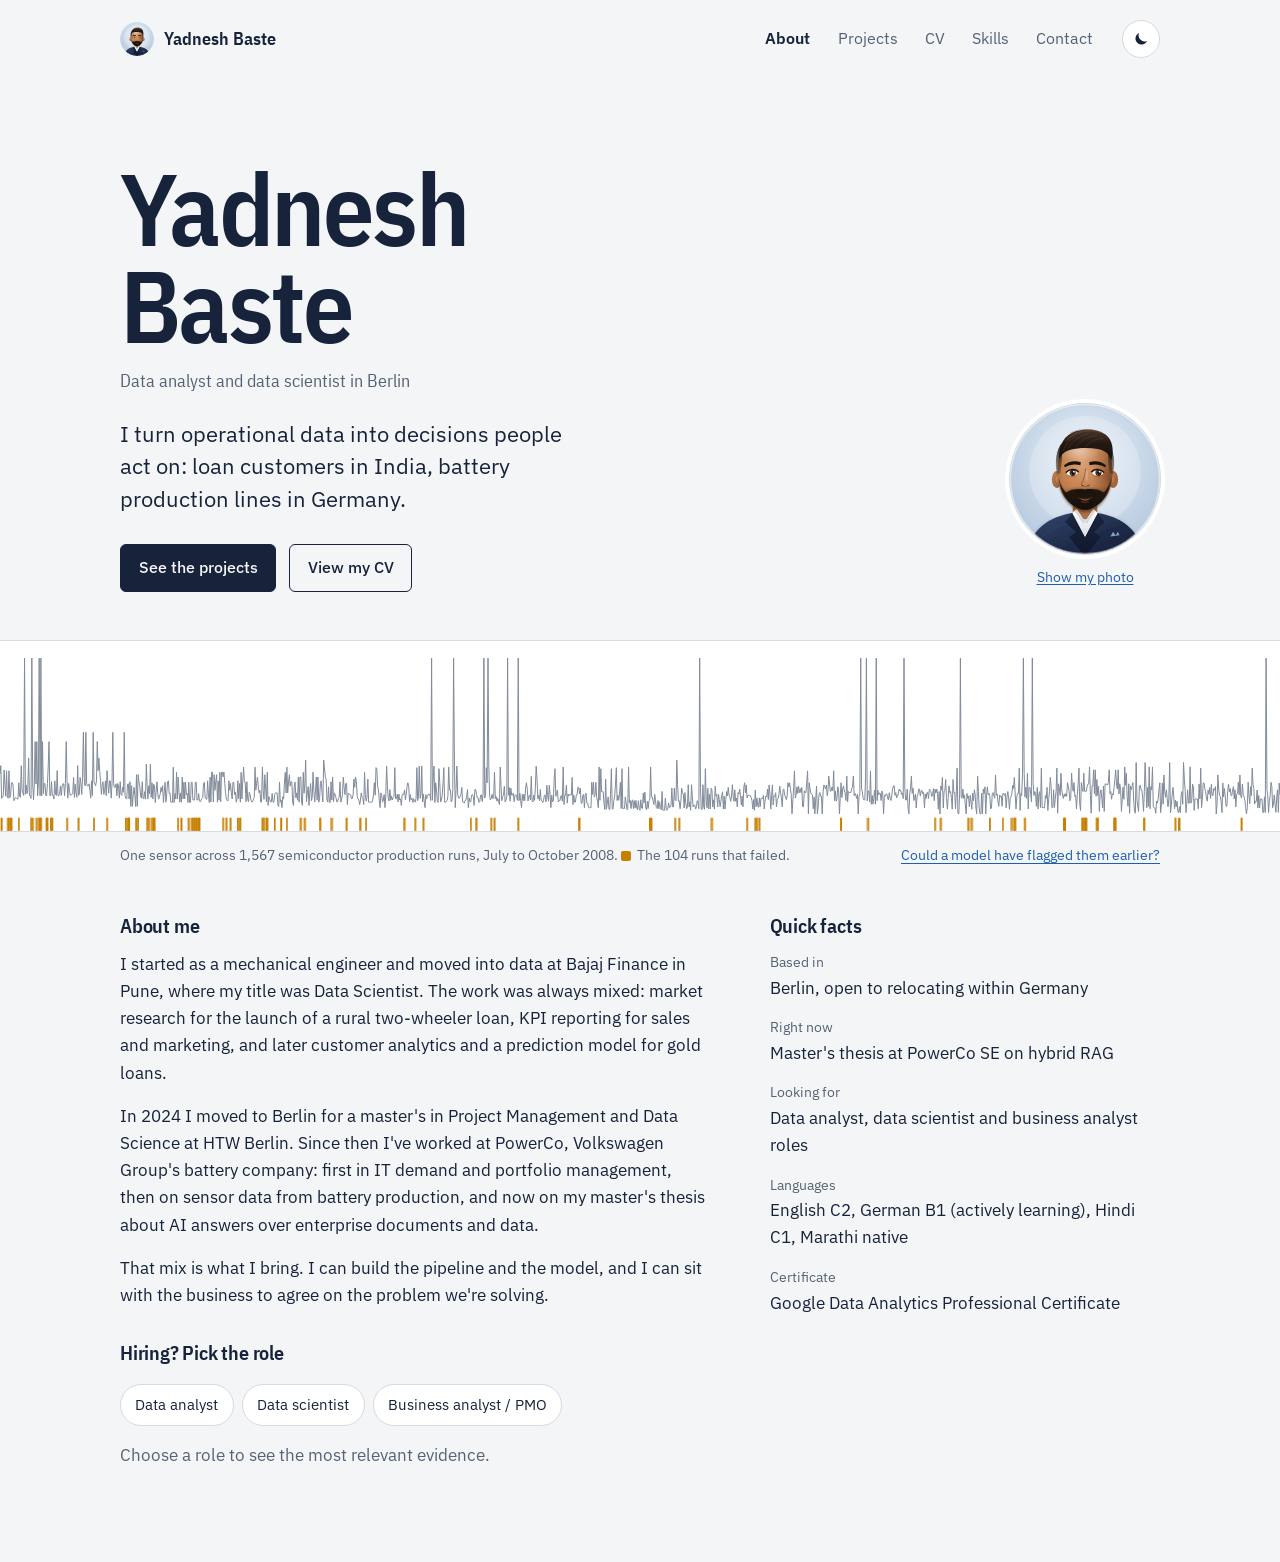
<file: index.html>
<!doctype html>
<html lang="en">
<head>
<meta charset="utf-8">
<meta name="viewport" content="width=device-width, initial-scale=1, viewport-fit=cover">
<title>Yadnesh Baste – Data Analyst and Data Scientist, Berlin</title>
<meta name="description" content="Portfolio of Yadnesh Baste: data analysis, machine learning and process design projects with code and case studies.">
<meta property="og:title" content="Yadnesh Baste – Data Analyst and Data Scientist">
<meta property="og:description" content="Case studies in manufacturing quality, customer retention and IT process design.">
<link rel="icon" href="assets/avatar.svg" type="image/svg+xml">
<script src="assets/theme.js"></script>
<link rel="preconnect" href="https://fonts.googleapis.com"><link rel="preconnect" href="https://fonts.gstatic.com" crossorigin>
<link href="https://fonts.googleapis.com/css2?family=IBM+Plex+Sans+Condensed:wght@500;600&family=IBM+Plex+Sans:wght@400;500;600&display=swap" rel="stylesheet">
<link rel="stylesheet" href="assets/style.css">
</head>
<body>
<div class="wrap">
  <header class="top" id="top">
    <div class="top-row">
      <a class="home" href="#about" data-goto="about"><img src="assets/avatar.svg" alt="" width="34" height="34"> <span>Yadnesh Baste</span></a>
      <button class="theme-btn" type="button" data-theme-toggle></button>
    </div>
    <nav class="tabs" role="tablist" aria-label="Sections">
      <button role="tab" id="t-about" aria-controls="about" aria-selected="true">About</button>
      <button role="tab" id="t-projects" aria-controls="projects" aria-selected="false" tabindex="-1">Projects</button>
      <button role="tab" id="t-cv" aria-controls="cv" aria-selected="false" tabindex="-1">CV</button>
      <button role="tab" id="t-skills" aria-controls="skills" aria-selected="false" tabindex="-1">Skills</button>
      <button role="tab" id="t-contact" aria-controls="contact" aria-selected="false" tabindex="-1">Contact</button>
    </nav>
  </header>
</div>

<!-- ============ ABOUT ============ -->
<main>
<div role="tabpanel" id="about" aria-labelledby="t-about">
  <div class="wrap">
    <div class="hero">
      <div>
        <h1>Yadnesh<br>Baste</h1>
        <p class="role">Data analyst and data scientist in Berlin</p>
        <p class="lede">I turn operational data into decisions people act on: loan customers in India, battery production lines in Germany.</p>
        <div class="hero-actions"><button class="btn primary" type="button" data-goto="projects">See the projects</button><button class="btn" type="button" data-goto="cv">View my CV</button></div>
      </div>
      <div class="portrait">
        <div class="frame"><img id="avatar" src="assets/avatar.svg" alt="Illustrated avatar of Yadnesh Baste"> <img id="photo" src="assets/yadnesh.jpg" alt="Photo of Yadnesh Baste" hidden></div>
        <button class="linklike" id="portrait-switch" type="button">Show my photo</button>
      </div>
    </div>
  </div>
  <figure class="strip" aria-label="Sensor trace across 1,567 semiconductor production runs, with failed runs marked" style="margin-bottom:0">
    <svg id="strip" preserveAspectRatio="none" aria-hidden="true"></svg>
  </figure>
  <div class="wrap">
    <figcaption class="strip-caption">
      <span>One sensor across 1,567 semiconductor production runs, July to October 2008. <span class="dot"></span>The 104 runs that failed.</span>
      <a href="projects/secom.html">Could a model have flagged them earlier?</a>
    </figcaption>

    <div class="about-grid">
      <div class="measure">
        <h3>About me</h3>
        <p>I started as a mechanical engineer and moved into data at Bajaj Finance in Pune, where my title was Data Scientist. The work was always mixed: market research for the launch of a rural two-wheeler loan, KPI reporting for sales and marketing, and later customer analytics and a prediction model for gold loans.</p>
        <p>In 2024 I moved to Berlin for a master's in Project Management and Data Science at HTW Berlin. Since then I've worked at PowerCo, Volkswagen Group's battery company: first in IT demand and portfolio management, then on sensor data from battery production, and now on my master's thesis about AI answers over enterprise documents and data.</p>
        <p>That mix is what I bring. I can build the pipeline and the model, and I can sit with the business to agree on the problem we're solving.</p>
        <h3 style="margin-top:2rem">Hiring? Pick the role</h3>
        <div class="pill-row" id="roles">
          <button type="button" data-role="da">Data analyst</button>
          <button type="button" data-role="ds">Data scientist</button>
          <button type="button" data-role="ba">Business analyst / PMO</button>
        </div>
        <div class="recruiter-note" id="role-note" aria-live="polite"><p class="muted">Choose a role to see the most relevant evidence.</p></div>
      </div>
      <div>
        <h3>Quick facts</h3>
        <dl class="facts-list">
          <div><dt>Based in</dt><dd>Berlin, open to relocating within Germany</dd></div>
          <div><dt>Right now</dt><dd>Master's thesis at PowerCo SE on hybrid RAG</dd></div>
          <div><dt>Looking for</dt><dd>Data analyst, data scientist and business analyst roles</dd></div>
          <div><dt>Languages</dt><dd>English C2, German B1 (actively learning), Hindi C1, Marathi native</dd></div>
          <div><dt>Certificate</dt><dd>Google Data Analytics Professional Certificate</dd></div>
        </dl>
      </div>
    </div>
  </div>
</div>

<!-- ============ PROJECTS ============ -->
<div role="tabpanel" id="projects" aria-labelledby="t-projects" hidden>
  <div class="wrap">
    <div class="panel-head"><h2>Projects</h2><p>Three case studies on public data, each with code you can run. Every result below is reproducible from the repository.</p></div>
    <article class="project">
      <div>
        <p class="kind">Machine learning for manufacturing quality</p>
        <h3><a href="projects/secom.html">Which production runs will fail? An honest test on 590 sensors</a></h3>
        <p>Many published models for this dataset report over 90% accuracy, yet a model that passes every run is already 93% accurate. I rebuilt the problem the way a factory would face it: learn from past runs, predict the next ones.</p>
        <p class="result">Inspecting the riskiest 10% of runs catches 22% of failures, about twice the rate of random checks. A shuffled split would have overstated the model.</p>
        <div class="links"><a href="projects/secom.html">Read the case study</a><a href="https://github.com/yadnesh-baste/secom-fault-detection">Code on GitHub</a></div>
        <p class="tools">Python, pandas, scikit-learn, LightGBM, time-based validation</p>
      </div>
      <div class="figure" id="fig-secom"></div>
    </article>

    <article class="project">
      <div>
        <p class="kind">Customer analytics for retention</p>
        <h3><a href="projects/churn.html">Who leaves a bank, and whom to call first</a></h3>
        <p>Ten thousand retail-bank customers in France, Germany and Spain. I segmented churn, built a risk model and turned it into a call list a retention team could work through, the same question I worked on at Bajaj Finance.</p>
        <p class="result">Calling the riskiest 20% of customers reaches 65% of those who would leave. German customers churn at twice the rate of French and Spanish ones.</p>
        <div class="links"><a href="projects/churn.html">Open the interactive dashboard</a><a href="https://github.com/yadnesh-baste/bank-churn-retention">Code on GitHub</a></div>
        <p class="tools">Python, LightGBM, logistic regression, Power BI data model and DAX</p>
      </div>
      <div class="figure" id="fig-churn"></div>
    </article>

    <article class="project">
      <div>
        <p class="kind">Business process design</p>
        <h3><a href="projects/process.html">From IT request to portfolio decision, modelled in BPMN 2.0</a></h3>
        <p>At PowerCo I designed a demand-to-portfolio process for IT requests from seven departments. This is a public, anonymised version of the pattern: who does what, where requests stall, and how priorities become transparent.</p>
        <p class="result">One intake, a completeness check before anyone estimates effort, and a scoring model the portfolio board can explain.</p>
        <div class="links"><a href="projects/process.html">Read the case study</a><a href="https://github.com/yadnesh-baste/it-demand-process-bpmn">BPMN file on GitHub</a></div>
        <p class="tools">BPMN 2.0, Camunda Modeler / bpmn.io, requirements analysis</p>
      </div>
      <a class="figure diagram" href="projects/process.html"><img src="assets/demand-to-portfolio.svg" alt="BPMN diagram of the IT demand to portfolio decision process with four lanes"></a>
    </article>

    <p class="muted measure" style="margin-top:1.5rem">In progress: question answering over documents and SQL with cited sources, the topic of my master's thesis, rebuilt on public data.</p>
  </div>
</div>

<!-- ============ CV ============ -->
<div role="tabpanel" id="cv" aria-labelledby="t-cv" hidden>
  <div class="wrap">
    <div class="panel-head"><h2>CV</h2><p>Mixed roles across data science, analysis and project management. Filter to the side you're hiring for.</p>
      <div class="cv-actions"><a class="btn primary" href="assets/Baste_Yadnesh_CV.pdf" download>Download CV (PDF)</a><button class="btn" type="button" onclick="window.print()">Print this page</button></div>
    </div>
    <div class="cv-block">
      <h3>Experience</h3>
      <div class="chips cv-filter" role="group" aria-label="Filter experience">
        <button type="button" aria-pressed="true" data-track="all">Everything</button>
        <button type="button" aria-pressed="false" data-track="data">Data and AI</button>
        <button type="button" aria-pressed="false" data-track="pm">Project and process</button>
      </div>
      <ol class="timeline" id="cv-list">
        <li><div class="when">09/2026 – today</div><div>
          <h3>Master's thesis, Data and AI solutions</h3><p class="org">PowerCo SE, Volkswagen Group's battery company, Salzgitter</p>
          <ul><li data-track="data">Building a hybrid retrieval (RAG) framework that answers enterprise questions from both documents and SQL data, using Databricks, LangGraph and vector search.</li></ul></div></li>
        <li><div class="when">03/2026 – 08/2026</div><div>
          <h3>Data analytics intern</h3><p class="org">PowerCo SE, alongside the M.Sc.</p>
          <ul><li data-track="data">Organised data from 200+ machine sensors across battery production stages into a data model in Databricks.</li>
              <li data-track="data">Checked machine readiness by cross-validating sensor data, for example that a machine's running meter only ever increases.</li>
              <li data-track="data">Built Grafana and Power BI dashboards showing that all machines are operating well.</li></ul></div></li>
        <li><div class="when">09/2025 – 02/2026</div><div>
          <h3>IT demand and portfolio management intern</h3><p class="org">PowerCo SE, alongside the M.Sc.</p>
          <ul><li data-track="pm">Designed the Digital Lifecycle (DPL) process in BPMN 2.0 and a change process for updating it.</li>
              <li data-track="pm">Collected and assessed 15+ IT demands with stakeholders from 7 departments and placed them in the budget by priority.</li>
              <li data-track="pm">Consolidated budget reporting for management and aligned with project owners to keep the portfolio within plan.</li>
              <li data-track="pm">Acted as product owner for ServiceNow: release testing, backlog refinement, Scrum refinements and retrospectives.</li>
              <li data-track="pm">Created training for product owners on the DPL process, including an AI-assisted interactive version.</li></ul></div></li>
        <li><div class="when">10/2021 – 07/2024</div><div>
          <h3>Data Scientist</h3><p class="org">Bajaj Finance Ltd, Indian non-banking finance company (consumer and gold loans), Pune</p>
          <ul><li data-track="pm">Ran market research for the launch of a rural two-wheeler loan across 2+ Indian states: competitor and sales analysis, management reporting.</li>
              <li data-track="data">Built the reporting framework and KPIs that gave sales and marketing full visibility after the launch.</li>
              <li data-track="data">Raised customer retention from 15% to 50% through churn and drop-off analysis and targeted retention initiatives.</li>
              <li data-track="data">Supplied the cold-calling data behind 40% of monthly Gold Loan sales, and built a model predicting next month's likely customers.</li>
              <li data-track="pm">Planned marketing campaigns by customer data and geography: an average 13% gain in new customers, 2022–2024.</li>
              <li data-track="data">Automated 80% of reporting with Databricks workflows, Power BI and Tableau; migrated 300+ tables from the data warehouse to the data lake.</li>
              <li data-track="pm">Trained 3 junior colleagues to keep these projects running.</li></ul></div></li>
      </ol>
    </div>
    <div class="cv-block">
      <h3>Education</h3>
      <div class="edu">
        <div><span class="when">10/2024 – today</span><span><b>M.Sc. Project Management and Data Science</b>, HTW Berlin<br><span class="muted">Projects: machine-learning classification of faulty semiconductor runs (SECOM); obstacle detection and a digital twin on the RailSem dataset.</span></span></div>
        <div><span class="when">2017 – 2021</span><span><b>B.E. Mechanical Engineering</b>, Savitribai Phule Pune University, India</span></div>
      </div>
    </div>
    <div class="cv-block">
      <h3>Certificate and languages</h3>
      <p>Google Data Analytics Professional Certificate</p>
      <p class="muted">English C2, German B1 (actively learning), Hindi C1, Marathi native</p>
    </div>
  </div>
</div>

<!-- ============ SKILLS ============ -->
<div role="tabpanel" id="skills" aria-labelledby="t-skills" hidden>
  <div class="wrap">
    <div class="panel-head"><h2>Skills</h2><p>Select a skill to see where I've used it.</p></div>
    <div class="skill-detail" id="skill-detail" aria-live="polite"><span class="muted">No skill selected yet.</span></div>
    <div class="skill-groups" id="skill-groups"></div>
  </div>
</div>

<!-- ============ CONTACT ============ -->
<div role="tabpanel" id="contact" aria-labelledby="t-contact" hidden>
  <div class="wrap">
    <div class="panel-head"><h2>Let's talk</h2><p>I'm looking for data analyst, data scientist and business analyst roles in Germany, and I'm happy to relocate.</p></div>
    <div class="contact-grid">
      <button class="card" type="button" id="copy-email"><small>Email, select to copy</small><span>yadneshgbaste@gmail.com</span></button>
      <a href="https://www.linkedin.com/in/yadneshbaste"><small>LinkedIn</small><span>linkedin.com/in/yadneshbaste</span></a>
      <a href="https://github.com/yadnesh-baste"><small>GitHub</small><span>github.com/yadnesh-baste</span></a>
      <a href="assets/Baste_Yadnesh_CV.pdf" download><small>CV</small><span>Download PDF</span></a>
    </div>
  </div>
</div>
</main>
<div class="toast" id="toast" role="status"></div>

<script src="assets/charts.js"></script>
<script src="assets/secom-data.js"></script>
<script src="assets/churn-data.js"></script>
<script src="assets/site.js"></script>
</body>
</html>
</file>
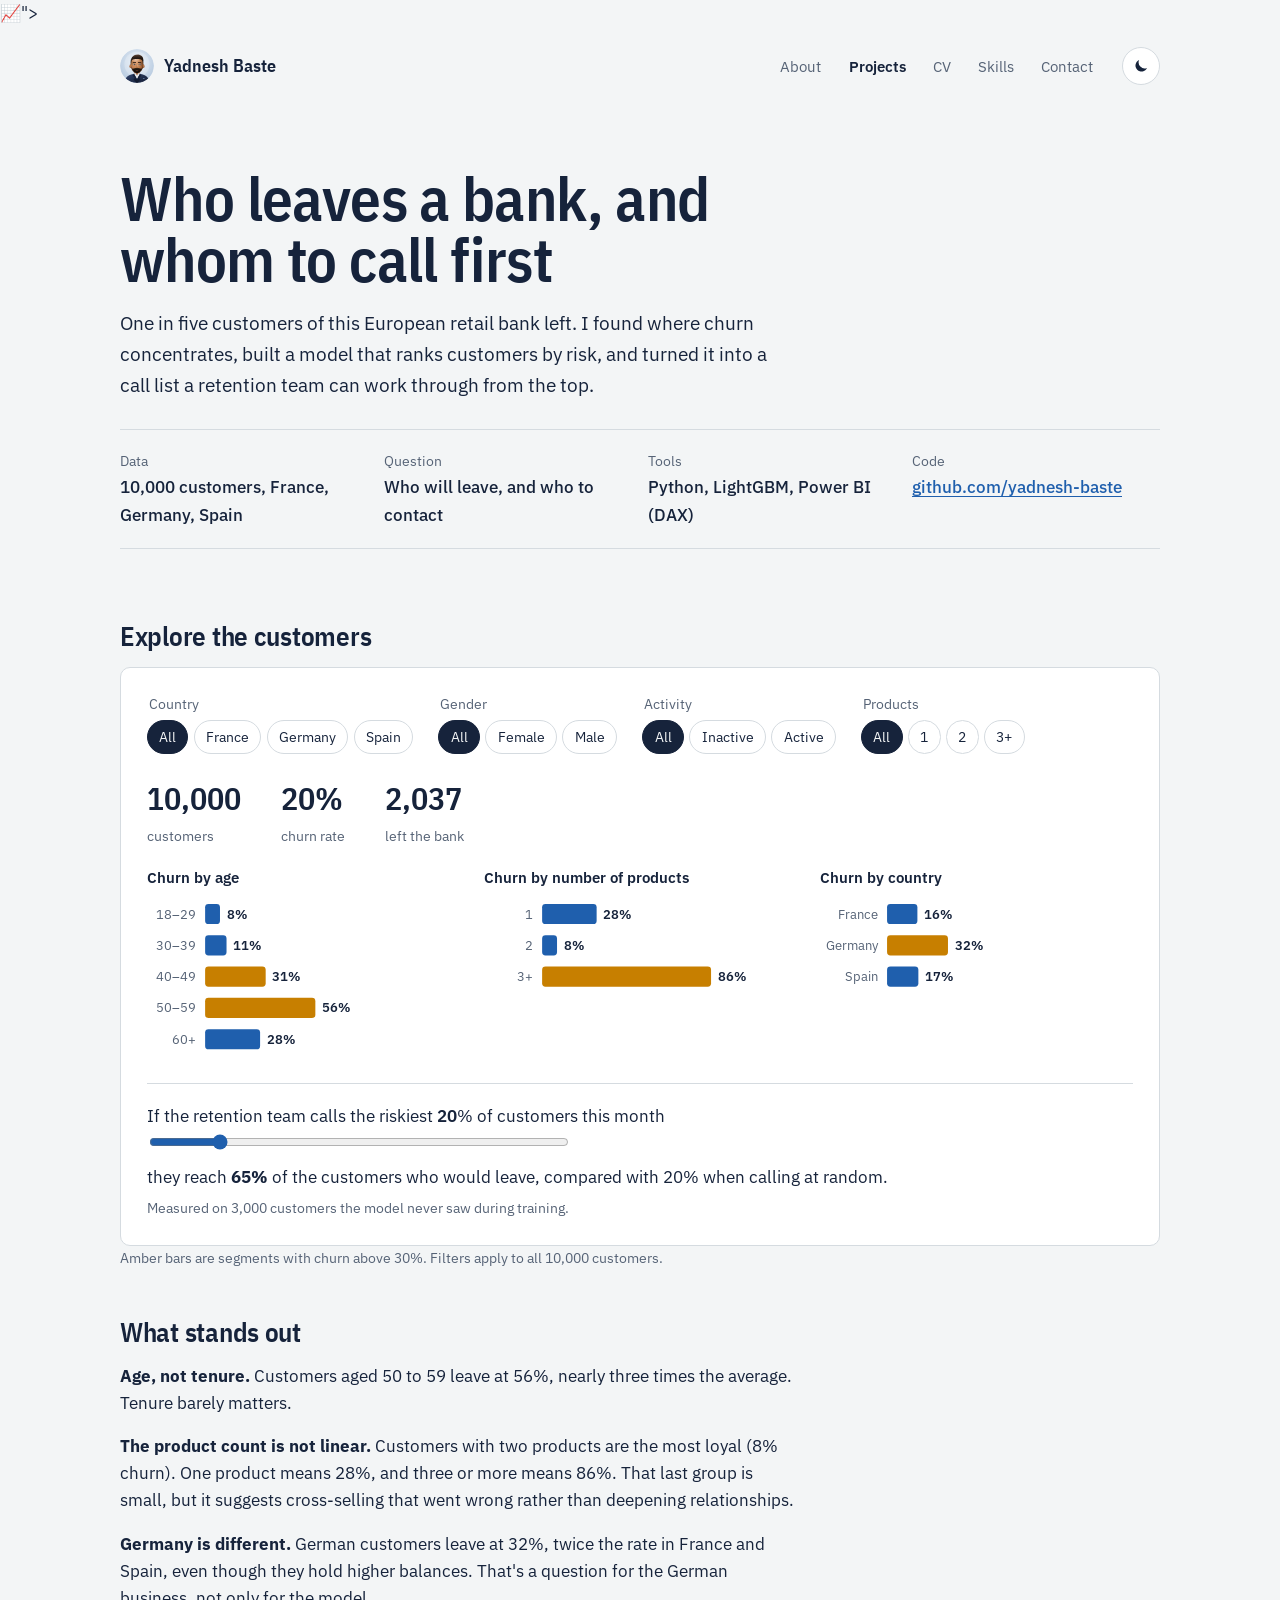
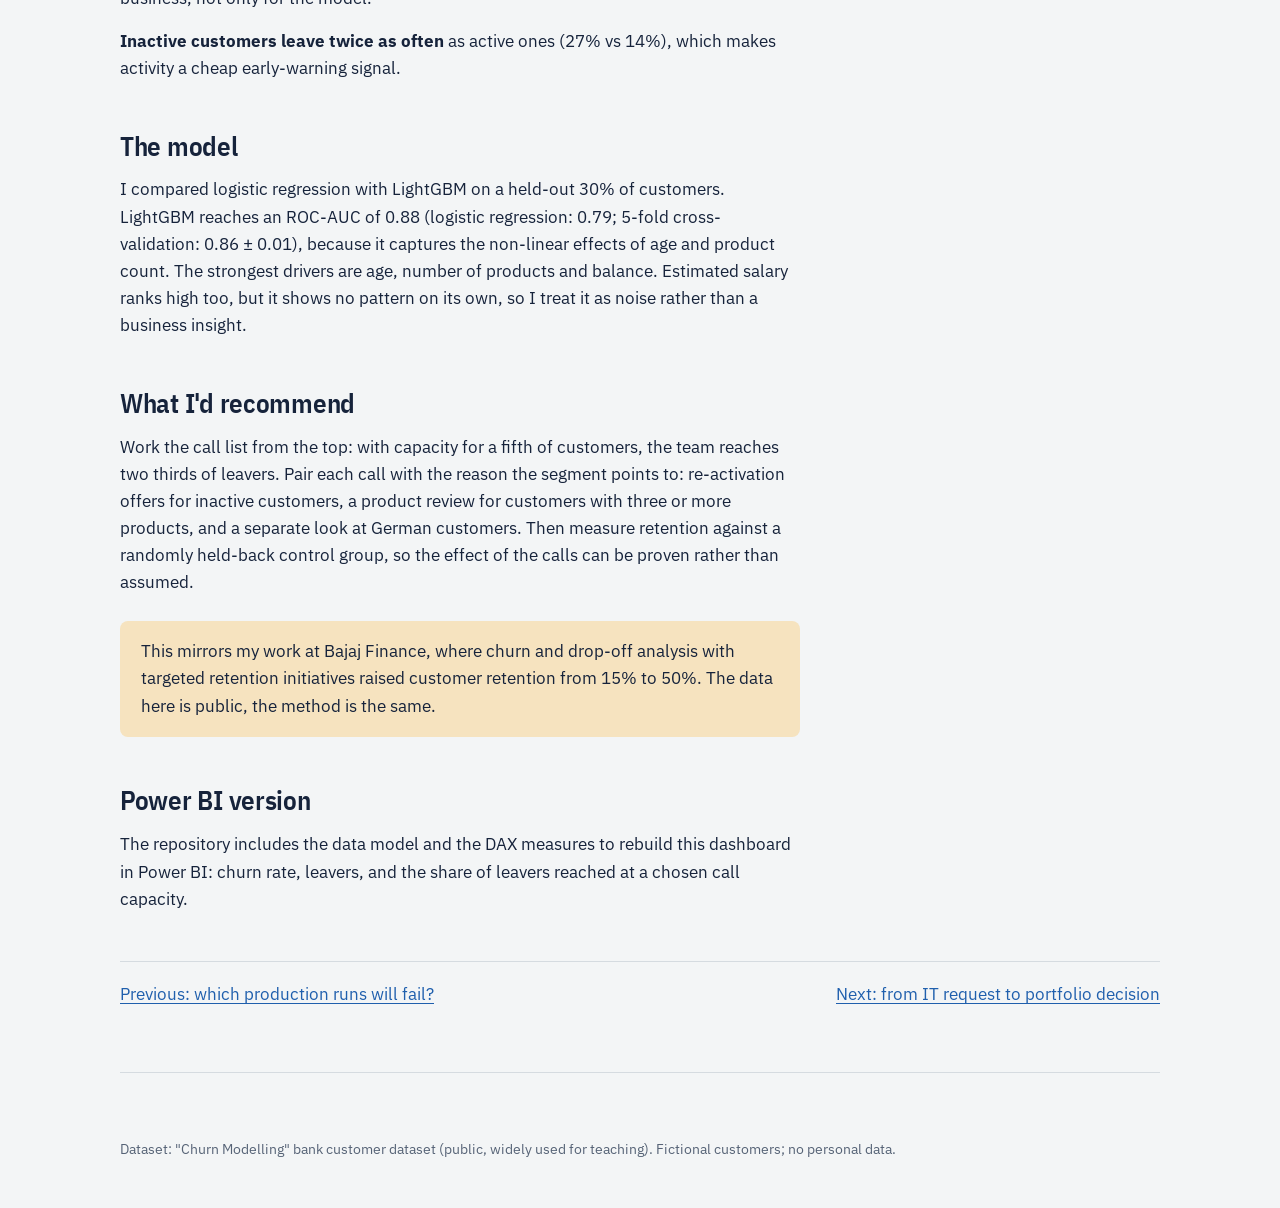
<file: projects/churn.html>
<!doctype html>
<html lang="en">
<head>
<meta charset="utf-8">
<meta name="viewport" content="width=device-width, initial-scale=1, viewport-fit=cover">
<title>Who leaves a bank, and whom to call first – Yadnesh Baste</title>
<meta name="description" content="Bank churn segmentation, risk model and retention call list, with an interactive dashboard.">
<link rel="icon" href="../assets/avatar.svg" type="image/svg+xml"><text y='.9em' font-size='90'>📈</text></svg>">
<script src="../assets/theme.js"></script>
<link rel="preconnect" href="https://fonts.googleapis.com"><link rel="preconnect" href="https://fonts.gstatic.com" crossorigin>
<link href="https://fonts.googleapis.com/css2?family=IBM+Plex+Sans+Condensed:wght@500;600&family=IBM+Plex+Sans:wght@400;500;600&display=swap" rel="stylesheet">
<link rel="stylesheet" href="../assets/style.css">
</head>
<body>
<div class="wrap case">
  <header class="top" id="top"><div class="top-row"><a class="home" href="../#about"><img src="../assets/avatar.svg" alt=""><span>Yadnesh Baste</span></a><button class="theme-btn" type="button" data-theme-toggle></button></div><nav class="tabs" aria-label="Sections"><a href="../#about">About</a><a href="../#projects" aria-current="page">Projects</a><a href="../#cv">CV</a><a href="../#skills">Skills</a><a href="../#contact">Contact</a></nav></header>

  <div class="case-head">
    <h1>Who leaves a bank, and whom to call first</h1>
    <p class="lede">One in five customers of this European retail bank left. I found where churn concentrates, built a model that ranks customers by risk, and turned it into a call list a retention team can work through from the top.</p>
    <dl class="facts">
      <div><dt>Data</dt><dd>10,000 customers, France, Germany, Spain</dd></div>
      <div><dt>Question</dt><dd>Who will leave, and who to contact</dd></div>
      <div><dt>Tools</dt><dd>Python, LightGBM, Power BI (DAX)</dd></div>
      <div><dt>Code</dt><dd><a href="https://github.com/yadnesh-baste/bank-churn-retention">github.com/yadnesh-baste</a></dd></div>
    </dl>
  </div>

  <h2>Explore the customers</h2>
  <div class="dash" id="dash">
    <div class="filters" id="filters"></div>
    <div class="kpis" aria-live="polite">
      <div><b id="k-n">–</b>customers</div>
      <div><b id="k-rate">–</b>churn rate</div>
      <div><b id="k-out">–</b>left the bank</div>
    </div>
    <div class="panels">
      <div id="p-age"></div><div id="p-prod"></div><div id="p-geo"></div>
    </div>
    <div class="slider">
      <label for="calls">If the retention team calls the riskiest <output id="calls-out">20</output>% of customers this month</label><br>
      <input id="calls" type="range" min="5" max="100" step="5" value="20">
      <p style="margin:.4rem 0 0">they reach <b id="reach">–</b> of the customers who would leave, compared with <span id="rand">20%</span> when calling at random.</p>
      <p class="small muted" style="margin:.3rem 0 0">Measured on 3,000 customers the model never saw during training.</p>
    </div>
  </div>
  <p class="small muted">Amber bars are segments with churn above 30%. Filters apply to all 10,000 customers.</p>

  <div class="measure">
    <h2>What stands out</h2>
    <p><strong>Age, not tenure.</strong> Customers aged 50 to 59 leave at 56%, nearly three times the average. Tenure barely matters.</p>
    <p><strong>The product count is not linear.</strong> Customers with two products are the most loyal (8% churn). One product means 28%, and three or more means 86%. That last group is small, but it suggests cross-selling that went wrong rather than deepening relationships.</p>
    <p><strong>Germany is different.</strong> German customers leave at 32%, twice the rate in France and Spain, even though they hold higher balances. That's a question for the German business, not only for the model.</p>
    <p><strong>Inactive customers leave twice as often</strong> as active ones (27% vs 14%), which makes activity a cheap early-warning signal.</p>

    <h2>The model</h2>
    <p>I compared logistic regression with LightGBM on a held-out 30% of customers. LightGBM reaches an ROC-AUC of <span id="auc"></span> (logistic regression: <span id="auc-l"></span>; 5-fold cross-validation: <span id="cv"></span>), because it captures the non-linear effects of age and product count. The strongest drivers are age, number of products and balance. Estimated salary ranks high too, but it shows no pattern on its own, so I treat it as noise rather than a business insight.</p>

    <h2>What I'd recommend</h2>
    <p>Work the call list from the top: with capacity for a fifth of customers, the team reaches two thirds of leavers. Pair each call with the reason the segment points to: re-activation offers for inactive customers, a product review for customers with three or more products, and a separate look at German customers. Then measure retention against a randomly held-back control group, so the effect of the calls can be proven rather than assumed.</p>
    <div class="callout"><p>This mirrors my work at Bajaj Finance, where churn and drop-off analysis with targeted retention initiatives raised customer retention from 15% to 50%. The data here is public, the method is the same.</p></div>

    <h2>Power BI version</h2>
    <p>The repository includes the data model and the DAX measures to rebuild this dashboard in Power BI: churn rate, leavers, and the share of leavers reached at a chosen call capacity.</p>
  </div>

  <nav class="next" aria-label="More projects"><a href="secom.html">Previous: which production runs will fail?</a><a href="process.html">Next: from IT request to portfolio decision</a></nav>
  <footer class="small muted">Dataset: "Churn Modelling" bank customer dataset (public, widely used for teaching). Fictional customers; no personal data.</footer>
</div>
<script src="../assets/charts.js"></script>
<script src="../assets/churn-data.js"></script>
<script>
  const D = CHURN.c, N = D.out.length;
  const DIMS = {
    geo: { legend: "Country", labels: ["France", "Germany", "Spain"] },
    gen: { legend: "Gender", labels: ["Female", "Male"] },
    act: { legend: "Activity", labels: ["Inactive", "Active"] },
    prod: { legend: "Products", labels: { 1: "1", 2: "2", 3: "3+" } },
  };
  const sel = { geo: null, gen: null, act: null, prod: null };
  const f = document.getElementById("filters");
  Object.entries(DIMS).forEach(([k, d]) => {
    const fs = document.createElement("fieldset"); fs.innerHTML = `<legend>${d.legend}</legend><div class="chips"></div>`;
    const chips = fs.querySelector(".chips"); const opts = [["All", null], ...Object.entries(d.labels).map(([v, l]) => [l, +v])];
    opts.forEach(([l, v]) => {
      const b = document.createElement("button"); b.type = "button"; b.textContent = l; b.setAttribute("aria-pressed", v === null);
      b.onclick = () => { sel[k] = v; chips.querySelectorAll("button").forEach(x => x.setAttribute("aria-pressed", x === b)); render(); };
      chips.appendChild(b);
    });
    f.appendChild(fs);
  });
  const pct = v => (v * 100).toFixed(0) + "%";
  function group(idx, key, labels) {
    const out = Object.keys(labels).map(k => ({ k: +k, n: 0, o: 0 }));
    idx.forEach(i => { const g = out.find(x => x.k === D[key][i]); if (g) { g.n++; g.o += D.out[i]; } });
    return out.filter(g => g.n > 0).map(g => ({ label: labels[g.k], value: g.o / g.n, highlight: g.o / g.n > 0.3 }));
  }
  function render() {
    const idx = []; for (let i = 0; i < N; i++) if (Object.keys(sel).every(k => sel[k] === null || D[k][i] === sel[k])) idx.push(i);
    const out = idx.reduce((a, i) => a + D.out[i], 0);
    document.getElementById("k-n").textContent = idx.length.toLocaleString("en");
    document.getElementById("k-rate").textContent = idx.length ? pct(out / idx.length) : "–";
    document.getElementById("k-out").textContent = out.toLocaleString("en");
    const opt = { max: 1, fmt: pct, labelW: 52, width: 280, rowH: 28 };
    Charts.bars(document.getElementById("p-age"), group(idx, "age", { 0: "18–29", 1: "30–39", 2: "40–49", 3: "50–59", 4: "60+" }), { ...opt, title: "Churn by age" });
    Charts.bars(document.getElementById("p-prod"), group(idx, "prod", { 1: "1", 2: "2", 3: "3+" }), { ...opt, title: "Churn by number of products" });
    Charts.bars(document.getElementById("p-geo"), group(idx, "geo", { 0: "France", 1: "Germany", 2: "Spain" }), { ...opt, labelW: 60, title: "Churn by country" });
  }
  render();
  const R = CHURN.ranked, tot = R.reduce((a, b) => a + b, 0), s = document.getElementById("calls");
  function reach() { const p = +s.value, k = Math.round(R.length * p / 100); document.getElementById("calls-out").textContent = p;
    document.getElementById("reach").textContent = pct(R.slice(0, k).reduce((a, b) => a + b, 0) / tot); document.getElementById("rand").textContent = p + "%"; }
  s.oninput = reach; reach();
  document.getElementById("auc").textContent = CHURN.res.auc_gbm.toFixed(2);
  document.getElementById("auc-l").textContent = CHURN.res.auc_logit.toFixed(2);
  document.getElementById("cv").textContent = CHURN.res.cv_auc[0].toFixed(2) + " ± " + CHURN.res.cv_auc[1].toFixed(2);
</script>
</body>
</html>
</file>
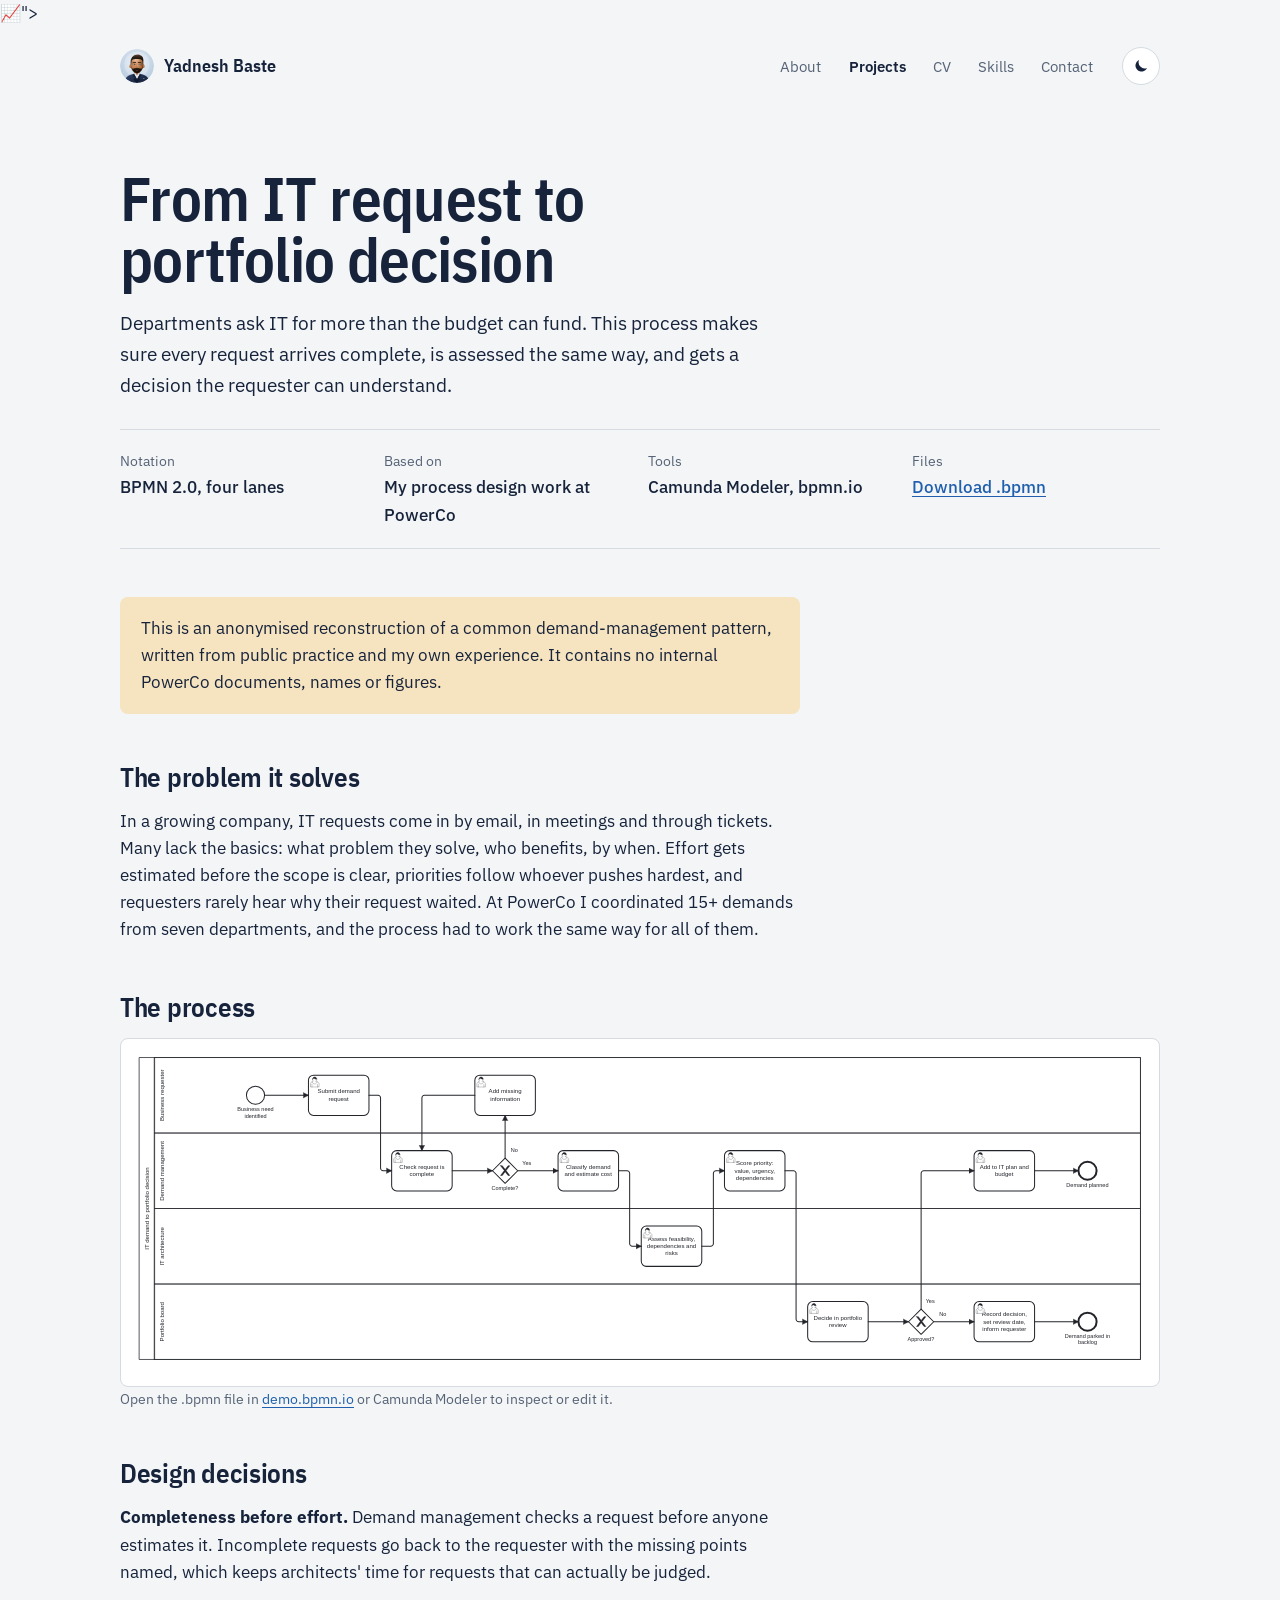
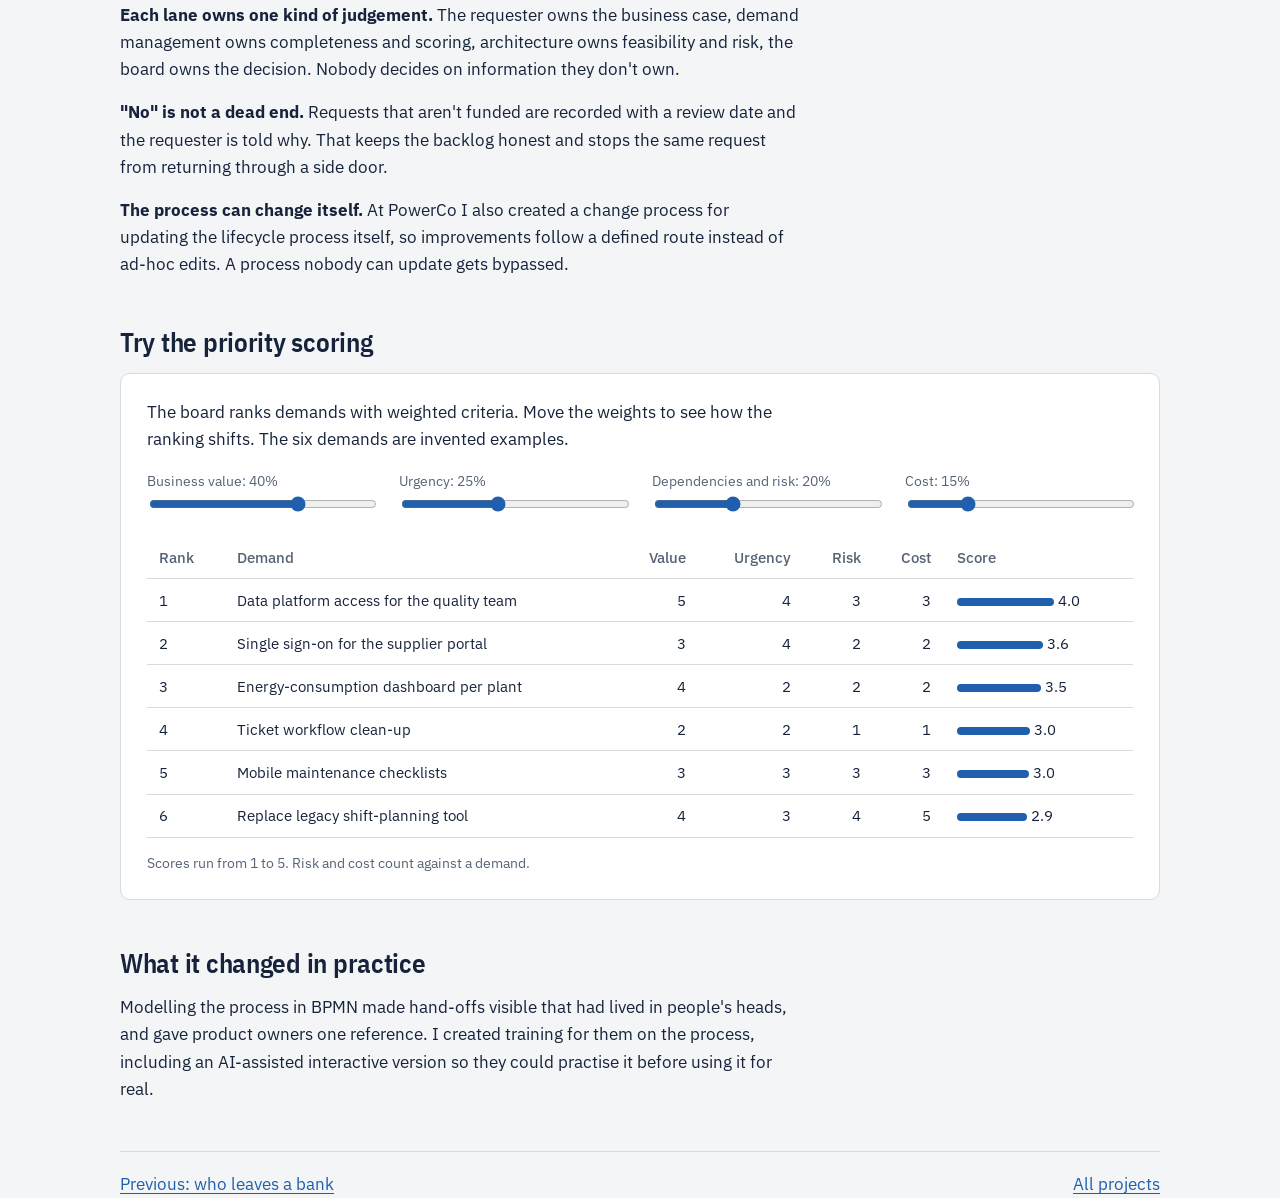
<file: projects/process.html>
<!doctype html>
<html lang="en">
<head>
<meta charset="utf-8">
<meta name="viewport" content="width=device-width, initial-scale=1, viewport-fit=cover">
<title>From IT request to portfolio decision – Yadnesh Baste</title>
<meta name="description" content="An IT demand-to-portfolio process modelled in BPMN 2.0, with a transparent priority scoring model.">
<link rel="icon" href="../assets/avatar.svg" type="image/svg+xml"><text y='.9em' font-size='90'>📈</text></svg>">
<script src="../assets/theme.js"></script>
<link rel="preconnect" href="https://fonts.googleapis.com"><link rel="preconnect" href="https://fonts.gstatic.com" crossorigin>
<link href="https://fonts.googleapis.com/css2?family=IBM+Plex+Sans+Condensed:wght@500;600&family=IBM+Plex+Sans:wght@400;500;600&display=swap" rel="stylesheet">
<link rel="stylesheet" href="../assets/style.css">
</head>
<body>
<div class="wrap case">
  <header class="top" id="top"><div class="top-row"><a class="home" href="../#about"><img src="../assets/avatar.svg" alt=""><span>Yadnesh Baste</span></a><button class="theme-btn" type="button" data-theme-toggle></button></div><nav class="tabs" aria-label="Sections"><a href="../#about">About</a><a href="../#projects" aria-current="page">Projects</a><a href="../#cv">CV</a><a href="../#skills">Skills</a><a href="../#contact">Contact</a></nav></header>

  <div class="case-head">
    <h1>From IT request to portfolio decision</h1>
    <p class="lede">Departments ask IT for more than the budget can fund. This process makes sure every request arrives complete, is assessed the same way, and gets a decision the requester can understand.</p>
    <dl class="facts">
      <div><dt>Notation</dt><dd>BPMN 2.0, four lanes</dd></div>
      <div><dt>Based on</dt><dd>My process design work at PowerCo</dd></div>
      <div><dt>Tools</dt><dd>Camunda Modeler, bpmn.io</dd></div>
      <div><dt>Files</dt><dd><a href="../assets/demand-to-portfolio.bpmn" download>Download .bpmn</a></dd></div>
    </dl>
  </div>

  <div class="callout measure"><p>This is an anonymised reconstruction of a common demand-management pattern, written from public practice and my own experience. It contains no internal PowerCo documents, names or figures.</p></div>

  <div class="measure">
    <h2>The problem it solves</h2>
    <p>In a growing company, IT requests come in by email, in meetings and through tickets. Many lack the basics: what problem they solve, who benefits, by when. Effort gets estimated before the scope is clear, priorities follow whoever pushes hardest, and requesters rarely hear why their request waited. At PowerCo I coordinated 15+ demands from seven departments, and the process had to work the same way for all of them.</p>
  </div>

  <h2>The process</h2>
  <div class="figure diagram scroll-x"><img src="../assets/demand-to-portfolio.svg" alt="BPMN diagram. Lanes: business requester, demand management, IT architecture, portfolio board. The requester submits a demand; demand management checks completeness and sends incomplete requests back; complete requests are classified and estimated; IT architecture assesses feasibility, dependencies and risks; demand management scores priority; the portfolio board decides; approved demands go into the IT plan and budget, others are recorded with a review date and the requester is informed." style="min-width:900px;width:100%"></div>
  <p class="small muted">Open the .bpmn file in <a href="https://demo.bpmn.io/">demo.bpmn.io</a> or Camunda Modeler to inspect or edit it.</p>

  <div class="measure">
    <h2>Design decisions</h2>
    <p><strong>Completeness before effort.</strong> Demand management checks a request before anyone estimates it. Incomplete requests go back to the requester with the missing points named, which keeps architects' time for requests that can actually be judged.</p>
    <p><strong>Each lane owns one kind of judgement.</strong> The requester owns the business case, demand management owns completeness and scoring, architecture owns feasibility and risk, the board owns the decision. Nobody decides on information they don't own.</p>
    <p><strong>"No" is not a dead end.</strong> Requests that aren't funded are recorded with a review date and the requester is told why. That keeps the backlog honest and stops the same request from returning through a side door.</p>
    <p><strong>The process can change itself.</strong> At PowerCo I also created a change process for updating the lifecycle process itself, so improvements follow a defined route instead of ad-hoc edits. A process nobody can update gets bypassed.</p>
  </div>

  <h2>Try the priority scoring</h2>
  <div class="dash">
    <p class="measure" style="margin-top:0">The board ranks demands with weighted criteria. Move the weights to see how the ranking shifts. The six demands are invented examples.</p>
    <div class="weights" id="weights"></div>
    <div class="scroll-x"><table id="rank"><thead><tr><th>Rank</th><th>Demand</th><th class="num">Value</th><th class="num">Urgency</th><th class="num">Risk</th><th class="num">Cost</th><th>Score</th></tr></thead><tbody></tbody></table></div>
    <p class="small muted" style="margin:.8rem 0 0">Scores run from 1 to 5. Risk and cost count against a demand.</p>
  </div>

  <div class="measure">
    <h2>What it changed in practice</h2>
    <p>Modelling the process in BPMN made hand-offs visible that had lived in people's heads, and gave product owners one reference. I created training for them on the process, including an AI-assisted interactive version so they could practise it before using it for real.</p>
  </div>

  <nav class="next" aria-label="More projects"><a href="churn.html">Previous: who leaves a bank</a><a href="../#projects">All projects</a></nav>
</div>
<script>
  const CRIT = [["value", "Business value", 40, 1], ["urgency", "Urgency", 25, 1], ["risk", "Dependencies and risk", 20, -1], ["cost", "Cost", 15, -1]];
  const DEM = [
    { name: "Data platform access for the quality team", value: 5, urgency: 4, risk: 3, cost: 3 },
    { name: "Replace legacy shift-planning tool", value: 4, urgency: 3, risk: 4, cost: 5 },
    { name: "Single sign-on for the supplier portal", value: 3, urgency: 4, risk: 2, cost: 2 },
    { name: "Energy-consumption dashboard per plant", value: 4, urgency: 2, risk: 2, cost: 2 },
    { name: "Mobile maintenance checklists", value: 3, urgency: 3, risk: 3, cost: 3 },
    { name: "Ticket workflow clean-up", value: 2, urgency: 2, risk: 1, cost: 1 },
  ];
  const W = {}; const box = document.getElementById("weights");
  CRIT.forEach(([k, l, v]) => { W[k] = v;
    box.insertAdjacentHTML("beforeend", `<div><label for="w-${k}">${l}: <output id="o-${k}">${v}</output>%</label><input id="w-${k}" type="range" min="0" max="60" step="5" value="${v}"></div>`);
    document.getElementById("w-" + k).oninput = e => { W[k] = +e.target.value; document.getElementById("o-" + k).textContent = e.target.value; rank(); };
  });
  function rank() {
    const tot = Object.values(W).reduce((a, b) => a + b, 0) || 1;
    const rows = DEM.map(d => ({ ...d, s: CRIT.reduce((a, [k, , , sign]) => a + W[k] / tot * (sign > 0 ? d[k] : 6 - d[k]), 0) })).sort((a, b) => b.s - a.s);
    document.querySelector("#rank tbody").innerHTML = rows.map((d, i) => `<tr><td>${i + 1}</td><td>${d.name}</td><td class="num">${d.value}</td><td class="num">${d.urgency}</td><td class="num">${d.risk}</td><td class="num">${d.cost}</td><td><span class="bar" style="width:${(d.s / 5 * 120).toFixed(0)}px"></span> ${d.s.toFixed(1)}</td></tr>`).join("");
  }
  rank();
</script>
</body>
</html>
</file>
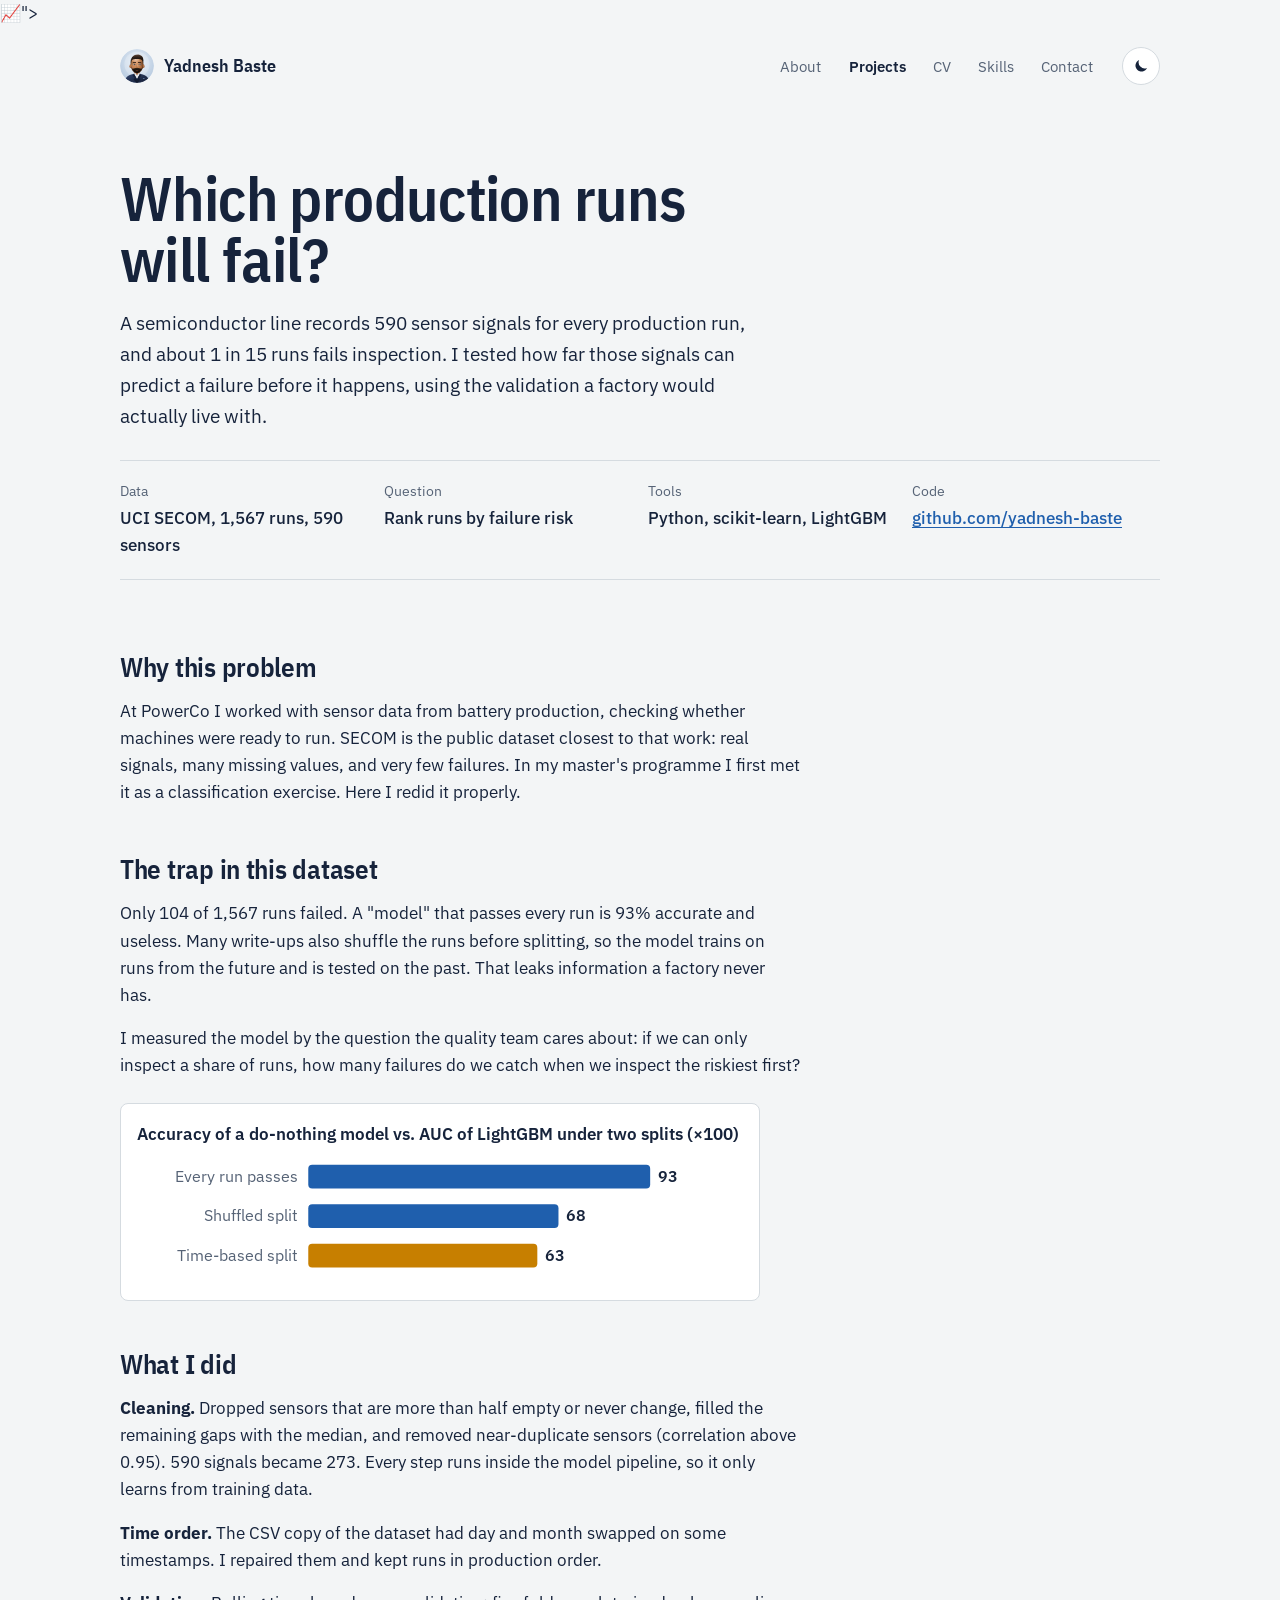
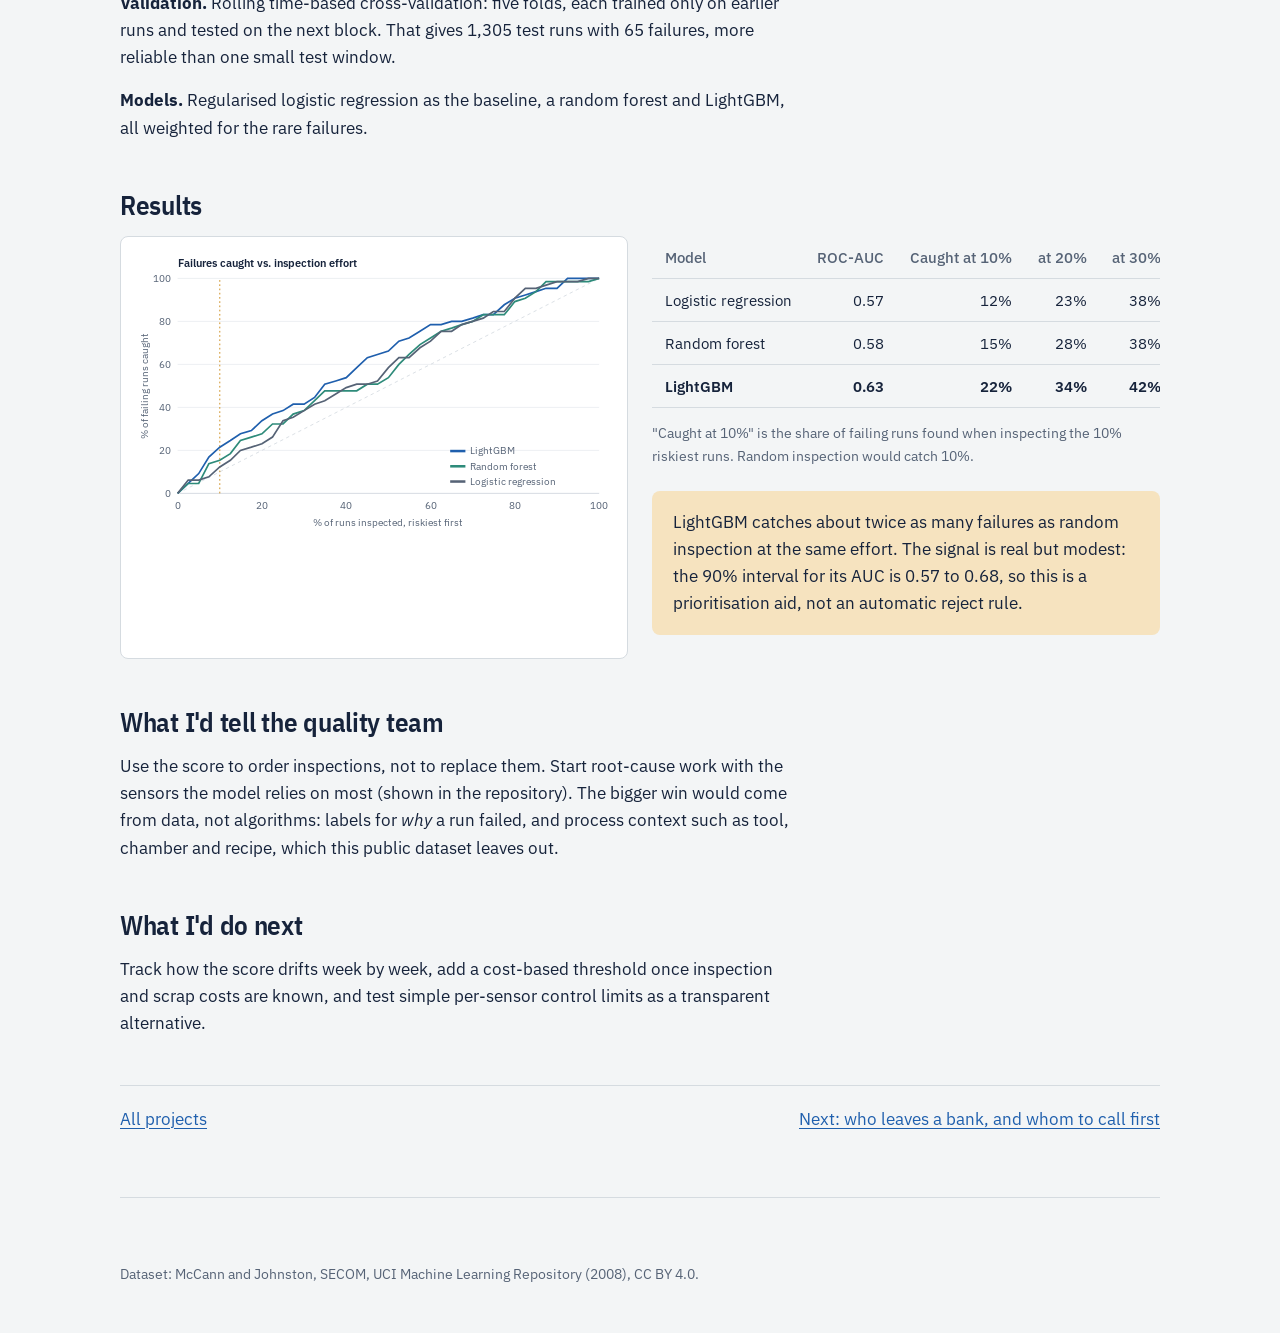
<file: projects/secom.html>
<!doctype html>
<html lang="en">
<head>
<meta charset="utf-8">
<meta name="viewport" content="width=device-width, initial-scale=1, viewport-fit=cover">
<title>Which production runs will fail? – Yadnesh Baste</title>
<meta name="description" content="Predicting failing semiconductor production runs from 590 sensors, validated the way a factory would use the model.">
<link rel="icon" href="../assets/avatar.svg" type="image/svg+xml"><text y='.9em' font-size='90'>📈</text></svg>">
<script src="../assets/theme.js"></script>
<link rel="preconnect" href="https://fonts.googleapis.com"><link rel="preconnect" href="https://fonts.gstatic.com" crossorigin>
<link href="https://fonts.googleapis.com/css2?family=IBM+Plex+Sans+Condensed:wght@500;600&family=IBM+Plex+Sans:wght@400;500;600&display=swap" rel="stylesheet">
<link rel="stylesheet" href="../assets/style.css">
</head>
<body>
<div class="wrap case">
  <header class="top" id="top"><div class="top-row"><a class="home" href="../#about"><img src="../assets/avatar.svg" alt=""><span>Yadnesh Baste</span></a><button class="theme-btn" type="button" data-theme-toggle></button></div><nav class="tabs" aria-label="Sections"><a href="../#about">About</a><a href="../#projects" aria-current="page">Projects</a><a href="../#cv">CV</a><a href="../#skills">Skills</a><a href="../#contact">Contact</a></nav></header>

  <div class="case-head">
    <h1>Which production runs will fail?</h1>
    <p class="lede">A semiconductor line records 590 sensor signals for every production run, and about 1 in 15 runs fails inspection. I tested how far those signals can predict a failure before it happens, using the validation a factory would actually live with.</p>
    <dl class="facts">
      <div><dt>Data</dt><dd>UCI SECOM, 1,567 runs, 590 sensors</dd></div>
      <div><dt>Question</dt><dd>Rank runs by failure risk</dd></div>
      <div><dt>Tools</dt><dd>Python, scikit-learn, LightGBM</dd></div>
      <div><dt>Code</dt><dd><a href="https://github.com/yadnesh-baste/secom-fault-detection">github.com/yadnesh-baste</a></dd></div>
    </dl>
  </div>

  <div class="measure">
    <h2>Why this problem</h2>
    <p>At PowerCo I worked with sensor data from battery production, checking whether machines were ready to run. SECOM is the public dataset closest to that work: real signals, many missing values, and very few failures. In my master's programme I first met it as a classification exercise. Here I redid it properly.</p>

    <h2>The trap in this dataset</h2>
    <p>Only 104 of 1,567 runs failed. A "model" that passes every run is 93% accurate and useless. Many write-ups also shuffle the runs before splitting, so the model trains on runs from the future and is tested on the past. That leaks information a factory never has.</p>
    <p>I measured the model by the question the quality team cares about: if we can only inspect a share of runs, how many failures do we catch when we inspect the riskiest first?</p>
  </div>

  <div class="figure" id="validation" style="max-width:640px;margin:1.5rem 0"></div>

  <div class="measure">
    <h2>What I did</h2>
    <p><strong>Cleaning.</strong> Dropped sensors that are more than half empty or never change, filled the remaining gaps with the median, and removed near-duplicate sensors (correlation above 0.95). 590 signals became 273. Every step runs inside the model pipeline, so it only learns from training data.</p>
    <p><strong>Time order.</strong> The CSV copy of the dataset had day and month swapped on some timestamps. I repaired them and kept runs in production order.</p>
    <p><strong>Validation.</strong> Rolling time-based cross-validation: five folds, each trained only on earlier runs and tested on the next block. That gives 1,305 test runs with 65 failures, more reliable than one small test window.</p>
    <p><strong>Models.</strong> Regularised logistic regression as the baseline, a random forest and LightGBM, all weighted for the rare failures.</p>
  </div>

  <h2>Results</h2>
  <div class="grid2">
    <div class="figure" id="curve"></div>
    <div>
      <div class="scroll-x"><table id="tbl"><thead><tr><th>Model</th><th class="num">ROC-AUC</th><th class="num">Caught at 10%</th><th class="num">at 20%</th><th class="num">at 30%</th></tr></thead><tbody></tbody></table></div>
      <p class="small muted" style="margin-top:.8rem">"Caught at 10%" is the share of failing runs found when inspecting the 10% riskiest runs. Random inspection would catch 10%.</p>
      <div class="callout"><p>LightGBM catches about twice as many failures as random inspection at the same effort. The signal is real but modest: the 90% interval for its AUC is <span id="ci"></span>, so this is a prioritisation aid, not an automatic reject rule.</p></div>
    </div>
  </div>

  <div class="measure">
    <h2>What I'd tell the quality team</h2>
    <p>Use the score to order inspections, not to replace them. Start root-cause work with the sensors the model relies on most (shown in the repository). The bigger win would come from data, not algorithms: labels for <em>why</em> a run failed, and process context such as tool, chamber and recipe, which this public dataset leaves out.</p>
    <h2>What I'd do next</h2>
    <p>Track how the score drifts week by week, add a cost-based threshold once inspection and scrap costs are known, and test simple per-sensor control limits as a transparent alternative.</p>
  </div>

  <nav class="next" aria-label="More projects"><a href="../#projects">All projects</a><a href="churn.html">Next: who leaves a bank, and whom to call first</a></nav>
  <footer class="small muted">Dataset: McCann and Johnston, SECOM, UCI Machine Learning Repository (2008), CC BY 4.0.</footer>
</div>
<script src="../assets/charts.js"></script>
<script src="../assets/secom-data.js"></script>
<script>
  const R = SECOM.results, C = SECOM.curves;
  Charts.line(document.getElementById("curve"), [
    { name: "LightGBM", color: "blue", points: C["LightGBM"], width: 2.6 },
    { name: "Random forest", color: "teal", points: C["Random forest"], width: 1.5 },
    { name: "Logistic regression", color: "slate", points: C["Logistic regression"], width: 1.5 }],
    { xLabel: "% of runs inspected, riskiest first", yLabel: "% of failing runs caught", ref: true, vline: 10, title: "Failures caught vs. inspection effort" });
  Charts.bars(document.getElementById("validation"), [
    { label: "Every run passes", value: SECOM.naive.always_pass_accuracy * 100 },
    { label: "Shuffled split", value: SECOM.naive.shuffled_cv_auc * 100 },
    { label: "Time-based split", value: R.models.LightGBM.roc_auc * 100, highlight: true }],
    { max: 100, labelW: 130, fmt: v => v.toFixed(0), title: "Accuracy of a do-nothing model vs. AUC of LightGBM under two splits (×100)" });
  const tb = document.querySelector("#tbl tbody"), pc = v => Math.round(v * 100) + "%";
  Object.entries(R.models).forEach(([k, m]) => {
    tb.insertAdjacentHTML("beforeend", `<tr class="${k === "LightGBM" ? "best" : ""}"><td>${k}</td><td class="num">${m.roc_auc.toFixed(2)}</td><td class="num">${pc(m.recall_at_10)}</td><td class="num">${pc(m.recall_at_20)}</td><td class="num">${pc(m.recall_at_30)}</td></tr>`);
  });
  document.getElementById("ci").textContent = R.lgbm_auc_90ci.map(v => v.toFixed(2)).join(" to ");
</script>
</body>
</html>
</file>
<file: assets/style.css>
:root {
  --paper: #F3F5F6; --surface: #FFFFFF; --ink: #16233B; --slate: #566376; --rule: #D5DBE0; --faint: #E9EDF0;
  --signal: #C77F00; --signal-soft: #F6E3BF; --blue: #1F5FAD; --teal: #2E8B7A; --diagram-bg: #FFFFFF;
  --display: "IBM Plex Sans Condensed", "Arial Narrow", "Roboto Condensed", sans-serif;
  --body: "IBM Plex Sans", "Segoe UI", Roboto, Helvetica, Arial, sans-serif;
  color-scheme: light;
  box-sizing: border-box; padding-top: env(safe-area-inset-top, 0px); padding-bottom: env(safe-area-inset-bottom, 0px);
}
@media (prefers-color-scheme: dark) {
  :root:not([data-theme="light"]) {
    --paper: #0E1520; --surface: #152031; --ink: #E4E9F0; --slate: #9AA6B5; --rule: #2A3647; --faint: #1B2738;
    --signal: #EBA83C; --signal-soft: #3A2E17; --blue: #74AEF2; --teal: #5CC2AE; --diagram-bg: #F3F5F6; color-scheme: dark;
  }
}
:root[data-theme="dark"] {
  --paper: #0E1520; --surface: #152031; --ink: #E4E9F0; --slate: #9AA6B5; --rule: #2A3647; --faint: #1B2738;
  --signal: #EBA83C; --signal-soft: #3A2E17; --blue: #74AEF2; --teal: #5CC2AE; --diagram-bg: #F3F5F6; color-scheme: dark;
}
*, *::before, *::after { box-sizing: inherit; }
html { scroll-padding-top: env(safe-area-inset-top, 0px); -webkit-text-size-adjust: 100%; }
body { margin: 0; background: var(--paper); color: var(--ink); font: 400 1.0625rem/1.6 var(--body); }
img, svg { max-width: 100%; }
a { color: var(--blue); text-underline-offset: 0.18em; text-decoration-thickness: 1px; }
a:hover { text-decoration-thickness: 2px; }
:focus-visible { outline: 2px solid var(--signal); outline-offset: 3px; border-radius: 2px; }
.wrap { max-width: 1120px; margin: 0 auto; padding: 0 clamp(1.1rem, 4vw, 2.5rem); }
.measure { max-width: 68ch; }
h1, h2, h3 { font-family: var(--display); font-weight: 600; line-height: 1.1; margin: 0; letter-spacing: -0.01em; }
h2 { font-size: clamp(1.7rem, 3.2vw, 2.3rem); margin-bottom: 1.4rem; }
h3 { font-size: 1.35rem; line-height: 1.2; }
p { margin: 0 0 1rem; }
.muted { color: var(--slate); }
.small { font-size: 0.9rem; }

/* Top bar */
.top { display: flex; justify-content: space-between; align-items: center; padding: 1.2rem 0; gap: 1rem; flex-wrap: wrap; }
.top .home { font-family: var(--display); font-weight: 600; font-size: 1.1rem; color: var(--ink); text-decoration: none; }
.top nav { display: flex; gap: 1.4rem; flex-wrap: wrap; }
.top nav a { color: var(--slate); text-decoration: none; font-size: 0.95rem; }
.top nav a:hover { color: var(--ink); }

/* Hero */
.hero { display: grid; grid-template-columns: 1fr auto; gap: 2rem; align-items: end; padding: clamp(2rem, 7vw, 5rem) 0 2rem; }
.hero h1 { font-size: clamp(3rem, 9vw, 6.4rem); line-height: 0.95; letter-spacing: -0.025em; }
.hero .lede { font-size: clamp(1.15rem, 2vw, 1.4rem); line-height: 1.45; margin-top: 1.4rem; max-width: 34ch; }
.hero .role { font-family: var(--display); font-size: 1.15rem; color: var(--slate); margin-top: 0.8rem; }
.hero img { width: 132px; height: 132px; border-radius: 50%; object-fit: cover; border: 3px solid var(--surface); box-shadow: 0 0 0 1px var(--rule); }
.cta { display: flex; gap: 0.8rem; flex-wrap: wrap; margin-top: 1.8rem; }
.btn { display: inline-block; padding: 0.65rem 1.1rem; border-radius: 6px; font-weight: 500; text-decoration: none; font-size: 0.98rem; border: 1px solid var(--ink); color: var(--ink); }
.btn.primary { background: var(--ink); color: var(--paper); }
.btn:hover { text-decoration: none; filter: brightness(1.1); }

/* Signal strip */
.strip { margin: 1rem 0 0; border-top: 1px solid var(--rule); border-bottom: 1px solid var(--rule); background: var(--surface); }
.strip svg { display: block; width: 100%; height: clamp(120px, 18vw, 190px); }
.strip .trace { fill: none; stroke: var(--slate); stroke-width: 1; vector-effect: non-scaling-stroke; opacity: 0.75; }
.strip .fail { stroke: var(--signal); stroke-width: 2; vector-effect: non-scaling-stroke; }
.strip-caption { display: flex; justify-content: space-between; gap: 1rem; flex-wrap: wrap; padding: 0.7rem 0 0; font-size: 0.9rem; color: var(--slate); }
.dot { display: inline-block; width: 10px; height: 10px; background: var(--signal); border-radius: 2px; margin-right: 0.35rem; vertical-align: -1px; }
@media (prefers-reduced-motion: no-preference) {
  .strip .trace { stroke-dasharray: 1; stroke-dashoffset: 1; animation: draw 2.4s ease-out forwards; }
  .strip .fail { opacity: 0; animation: show 0.6s ease-out 2.1s forwards; }
  @keyframes draw { to { stroke-dashoffset: 0; } }
  @keyframes show { to { opacity: 1; } }
}

section { padding: clamp(3rem, 7vw, 5rem) 0 0; }

/* Projects */
.project { display: grid; grid-template-columns: minmax(0, 1fr) minmax(0, 1.15fr); gap: clamp(1.5rem, 4vw, 3.5rem); padding: 2.2rem 0; border-top: 1px solid var(--rule); align-items: center; }
.project:last-child { border-bottom: 1px solid var(--rule); }
.project .kind { color: var(--slate); font-size: 0.92rem; margin-bottom: 0.5rem; }
.project h3 { font-size: clamp(1.45rem, 2.4vw, 1.8rem); margin-bottom: 0.8rem; }
.project h3 a { color: inherit; text-decoration: none; }
.project h3 a:hover { text-decoration: underline; }
.project .result { border-left: 3px solid var(--signal); padding-left: 0.9rem; margin: 1rem 0; }
.links { display: flex; gap: 1.2rem; flex-wrap: wrap; font-size: 0.98rem; }
.tools { color: var(--slate); font-size: 0.9rem; margin-top: 0.8rem; }
.figure { background: var(--surface); border: 1px solid var(--rule); border-radius: 8px; padding: 1rem; }
.figure.diagram { background: var(--diagram-bg); }

/* Experience timeline: a real sequence */
.timeline { list-style: none; margin: 0; padding: 0; }
.timeline li { display: grid; grid-template-columns: 9.5rem 1fr; gap: 1.5rem; padding: 1.3rem 0; border-top: 1px solid var(--rule); }
.timeline .when { color: var(--slate); font-size: 0.95rem; padding-top: 0.15rem; }
.timeline h3 { font-size: 1.2rem; }
.timeline .org { color: var(--slate); margin: 0.15rem 0 0.6rem; }
.timeline ul { margin: 0; padding-left: 1.1rem; }
.timeline ul li { display: list-item; border: 0; padding: 0.15rem 0; }

.toolkit { display: grid; grid-template-columns: repeat(auto-fit, minmax(230px, 1fr)); gap: 1.6rem 2.5rem; }
.toolkit h3 { font-size: 1.05rem; margin-bottom: 0.35rem; }
.toolkit p { color: var(--slate); margin: 0; }

footer { padding: 4rem 0 3rem; margin-top: 4rem; border-top: 1px solid var(--rule); }
footer .contact { display: flex; gap: 1.6rem; flex-wrap: wrap; margin-top: 1rem; }

/* Case study pages */
.case-head { padding: clamp(2rem, 6vw, 4rem) 0 1.5rem; }
.case-head h1 { font-size: clamp(2.2rem, 6vw, 3.8rem); line-height: 1; max-width: 18ch; }
.case-head .lede { font-size: 1.2rem; max-width: 60ch; margin-top: 1.1rem; }
.facts { display: grid; grid-template-columns: repeat(auto-fit, minmax(170px, 1fr)); gap: 1rem; margin: 1.8rem 0 0; padding: 1.2rem 0; border-top: 1px solid var(--rule); border-bottom: 1px solid var(--rule); }
.facts dt { color: var(--slate); font-size: 0.88rem; }
.facts dd { margin: 0.15rem 0 0; font-weight: 500; }
.case h2 { font-size: 1.7rem; margin: 3rem 0 1rem; }
.case .grid2 { display: grid; grid-template-columns: repeat(auto-fit, minmax(300px, 1fr)); gap: 1.5rem; }
.callout { background: var(--signal-soft); border-radius: 8px; padding: 1.1rem 1.3rem; margin: 1.5rem 0; }
.callout p:last-child { margin: 0; }
.scroll-x { overflow-x: auto; }
table { border-collapse: collapse; width: 100%; font-size: 0.96rem; }
th, td { text-align: left; padding: 0.55rem 0.8rem; border-bottom: 1px solid var(--rule); white-space: nowrap; }
th { color: var(--slate); font-weight: 500; }
td.num, th.num { text-align: right; font-variant-numeric: tabular-nums; }
tr.best td { font-weight: 600; }
.next { display: flex; justify-content: space-between; gap: 1rem; flex-wrap: wrap; margin-top: 3rem; padding-top: 1.2rem; border-top: 1px solid var(--rule); }

/* Charts */
.chart { width: 100%; height: auto; display: block; overflow: visible; }
.chart text { fill: var(--slate); font: 12px var(--body); }
.chart .axis { stroke: var(--rule); }
.chart .grid { stroke: var(--faint); }
.chart .ref { stroke: var(--rule); stroke-dasharray: 4 4; fill: none; }
.chart .line { fill: none; stroke-width: 2; }
.chart .title { fill: var(--ink); font-weight: 600; font-size: 13px; }
.chart .lbl { fill: var(--ink); font-weight: 600; }

/* Dashboard */
.dash { background: var(--surface); border: 1px solid var(--rule); border-radius: 10px; padding: clamp(1rem, 3vw, 1.6rem); }
.filters { display: flex; flex-wrap: wrap; gap: 1rem 1.6rem; margin-bottom: 1.2rem; }
.filters fieldset { border: 0; padding: 0; margin: 0; }
.filters legend { font-size: 0.85rem; color: var(--slate); margin-bottom: 0.3rem; }
.chips { display: flex; gap: 0.35rem; flex-wrap: wrap; }
.chips button { font: inherit; font-size: 0.88rem; padding: 0.3rem 0.7rem; border-radius: 999px; border: 1px solid var(--rule); background: transparent; color: var(--ink); cursor: pointer; }
.chips button[aria-pressed="true"] { background: var(--ink); color: var(--paper); border-color: var(--ink); }
.kpis { display: flex; gap: 2.5rem; flex-wrap: wrap; margin: 0.5rem 0 1.2rem; }
.kpis div { font-size: 0.88rem; color: var(--slate); }
.kpis b { display: block; font-family: var(--display); font-size: 2rem; color: var(--ink); font-weight: 600; }
.panels { display: grid; grid-template-columns: repeat(auto-fit, minmax(260px, 1fr)); gap: 1.5rem; }
.slider { margin-top: 1.4rem; padding-top: 1.2rem; border-top: 1px solid var(--rule); }
.slider input { width: 100%; max-width: 420px; accent-color: var(--blue); }
.slider output { font-weight: 600; }

/* Process scorer */
.weights { display: grid; grid-template-columns: repeat(auto-fit, minmax(200px, 1fr)); gap: 1rem 1.5rem; margin-bottom: 1rem; }
.weights label { font-size: 0.9rem; color: var(--slate); display: block; }
.weights input { width: 100%; accent-color: var(--blue); }
.bar { height: 8px; background: var(--blue); border-radius: 4px; display: inline-block; vertical-align: middle; }

@media (max-width: 760px) {
  .hero { grid-template-columns: 1fr; }
  .hero img { order: -1; width: 96px; height: 96px; }
  .project { grid-template-columns: 1fr; }
  .timeline li { grid-template-columns: 1fr; gap: 0.3rem; }
  .kpis { gap: 1.5rem; }
}

/* ---------- v2: header, tabs, theme switch, avatar ---------- */
.top { position: sticky; top: env(safe-area-inset-top, 0px); z-index: 20; background: var(--paper); border-bottom: 1px solid transparent; }
body::before { content: ""; position: fixed; inset: 0 0 auto; height: env(safe-area-inset-top, 0px); z-index: 10; background: var(--paper); }
.top.scrolled { border-bottom-color: var(--rule); }
.top .home { display: flex; align-items: center; gap: 0.6rem; }
.top .home svg, .top .home img { width: 34px; height: 34px; border-radius: 50%; }
.top-right { display: flex; align-items: center; gap: 1rem; }
.theme-btn { width: 38px; height: 38px; border-radius: 50%; border: 1px solid var(--rule); background: var(--surface); color: var(--ink); cursor: pointer; display: grid; place-items: center; padding: 0; flex: none; }
.theme-btn svg { width: 18px; height: 18px; fill: none; stroke: currentColor; stroke-width: 1.8; stroke-linecap: round; }
.theme-btn .ico-moon { fill: currentColor; stroke: none; }
.theme-btn .ico-sun, :root[data-theme="dark"] .theme-btn .ico-moon { display: none; }
:root[data-theme="dark"] .theme-btn .ico-sun { display: block; }
.theme-btn:hover { border-color: var(--slate); }

.tabs { display: flex; gap: 0.25rem; overflow-x: auto; scrollbar-width: none; }
.tabs::-webkit-scrollbar { display: none; }
.tabs [role="tab"] { font: inherit; font-size: 0.97rem; background: none; border: 0; color: var(--slate); padding: 0.45rem 0.8rem; border-radius: 6px; cursor: pointer; white-space: nowrap; text-decoration: none; position: relative; }
.tabs [role="tab"]:hover { color: var(--ink); background: var(--faint); }
.tabs [role="tab"][aria-selected="true"] { color: var(--ink); font-weight: 600; }
.tabs [role="tab"][aria-selected="true"]::after { content: ""; position: absolute; left: 0.8rem; right: 0.8rem; bottom: -2px; height: 2px; background: var(--signal); border-radius: 2px; }
[role="tabpanel"] { padding-bottom: 3rem; }
[role="tabpanel"][hidden] { display: none; }
@media (prefers-reduced-motion: no-preference) {
  [role="tabpanel"].enter { animation: panel 0.28s ease-out; }
  @keyframes panel { from { opacity: 0; transform: translateY(6px); } to { opacity: 1; transform: none; } }
}
.panel-head { padding: clamp(2rem, 5vw, 3.2rem) 0 1.4rem; }
.panel-head h2 { font-size: clamp(2rem, 5vw, 3rem); margin: 0 0 0.6rem; }
.panel-head p { color: var(--slate); max-width: 60ch; margin: 0; }

/* Avatar switch */
.portrait { display: flex; flex-direction: column; align-items: center; gap: 0.6rem; }
.portrait .frame { width: 150px; height: 150px; border-radius: 50%; overflow: hidden; box-shadow: 0 0 0 1px var(--rule), 0 0 0 5px var(--surface); }
.portrait .frame img, .portrait .frame svg { width: 100%; height: 100%; display: block; object-fit: cover; }
.portrait .frame [hidden] { display: none; }
.linklike { font: inherit; font-size: 0.85rem; color: var(--blue); background: none; border: 0; cursor: pointer; text-decoration: underline; text-underline-offset: 0.18em; padding: 0.2rem; }

/* About */
.about-grid { display: grid; grid-template-columns: minmax(0, 1.5fr) minmax(0, 1fr); gap: clamp(1.5rem, 5vw, 4rem); padding-top: 3rem; }
.about-grid h3 { font-size: 1.25rem; margin: 0 0 0.8rem; }
.facts-list { margin: 0; display: grid; gap: 0.9rem; }
.facts-list dt { color: var(--slate); font-size: 0.86rem; }
.facts-list dd { margin: 0.1rem 0 0; }
.pill-row { display: flex; flex-wrap: wrap; gap: 0.5rem; margin-top: 1.2rem; }
.pill-row button { font: inherit; font-size: 0.92rem; padding: 0.5rem 0.9rem; border-radius: 999px; border: 1px solid var(--rule); background: var(--surface); color: var(--ink); cursor: pointer; }
.pill-row button:hover { border-color: var(--slate); }

/* CV */
.cv-actions { display: flex; gap: 0.8rem; flex-wrap: wrap; margin-top: 1.2rem; }
.cv-block { margin-top: 2.6rem; }
.cv-block > h3 { font-size: 1.3rem; margin-bottom: 0.4rem; }
.cv-filter { display: flex; gap: 0.4rem; flex-wrap: wrap; margin: 0.4rem 0 0.6rem; }
.timeline li[data-track].dim { opacity: 0.35; }
.edu { display: grid; gap: 1rem; }
.edu div { display: grid; grid-template-columns: 9.5rem 1fr; gap: 1.5rem; padding-top: 1rem; border-top: 1px solid var(--rule); }
.edu .when { color: var(--slate); font-size: 0.95rem; }

/* Skills */
.skill-groups { display: grid; grid-template-columns: repeat(auto-fit, minmax(270px, 1fr)); gap: 1.4rem; }
.skill-groups section { padding: 0; background: var(--surface); border: 1px solid var(--rule); border-radius: 10px; padding: 1.2rem 1.3rem; }
.skill-groups h3 { font-size: 1.1rem; margin-bottom: 0.8rem; }
.skill-groups ul { list-style: none; margin: 0; padding: 0; display: flex; flex-wrap: wrap; gap: 0.4rem; }
.skill-groups li button { font: inherit; font-size: 0.88rem; padding: 0.3rem 0.7rem; border-radius: 6px; border: 1px solid var(--rule); background: var(--paper); color: var(--ink); cursor: pointer; }
.skill-groups li button[aria-pressed="true"] { background: var(--ink); color: var(--paper); border-color: var(--ink); }
.skill-detail { margin-top: 1.4rem; min-height: 3.2rem; border-left: 3px solid var(--signal); padding: 0.3rem 0 0.3rem 1rem; }
.skill-detail b { display: block; }

/* Contact */
.contact-grid { display: grid; grid-template-columns: repeat(auto-fit, minmax(240px, 1fr)); gap: 1rem; }
.contact-grid a, .contact-grid button.card { display: block; text-align: left; font: inherit; background: var(--surface); border: 1px solid var(--rule); border-radius: 10px; padding: 1.1rem 1.2rem; color: var(--ink); text-decoration: none; cursor: pointer; }
.contact-grid a:hover, .contact-grid button.card:hover { border-color: var(--slate); }
.contact-grid small { display: block; color: var(--slate); font-size: 0.85rem; }
.contact-grid span { color: var(--blue); }
.toast { position: fixed; left: 50%; bottom: calc(1.5rem + env(safe-area-inset-bottom, 0px)); transform: translateX(-50%); background: var(--ink); color: var(--paper); padding: 0.6rem 1rem; border-radius: 8px; font-size: 0.92rem; opacity: 0; pointer-events: none; transition: opacity 0.2s; z-index: 30; }
.toast.show { opacity: 1; }

@media (max-width: 760px) {
  .top { flex-wrap: nowrap; padding: 0.8rem 0 0.4rem; flex-direction: column; align-items: stretch; gap: 0.5rem; }
  .top-row { display: flex; justify-content: space-between; align-items: center; }
  .tabs { margin: 0 -0.4rem; }
  .about-grid { grid-template-columns: 1fr; }
  .edu div { grid-template-columns: 1fr; gap: 0.2rem; }
}
@media (min-width: 761px) { .top-row { display: contents; } }
@media print {
  .top, .strip, .strip-caption, .cv-actions, .cv-filter, .theme-btn, [role="tabpanel"]:not(#cv) { display: none !important; }
  #cv { display: block !important; } body { background: #fff; color: #000; }
}
.tabs a { font-size: 0.97rem; color: var(--slate); padding: 0.45rem 0.8rem; border-radius: 6px; white-space: nowrap; text-decoration: none; }
.tabs a:hover { color: var(--ink); background: var(--faint); }
@media (min-width: 761px) {
  .top .tabs { margin-left: auto; order: 1; }
  .top .theme-btn { order: 2; }
}
.hero-actions { display: flex; gap: 0.8rem; flex-wrap: wrap; margin-top: 1.8rem; }
.recruiter-note { margin-top: 1rem; min-height: 4.5rem; }
.pill-row button[aria-pressed="true"] { background: var(--ink); color: var(--paper); border-color: var(--ink); }
.portrait .frame img { border: 0; box-shadow: none; border-radius: 0; }
@media (max-width: 760px) { .hero .portrait { order: -1; align-items: flex-start; } .portrait .frame { width: 104px; height: 104px; } }
.tabs a[aria-current="page"] { color: var(--ink); font-weight: 600; }
.btn { background: transparent; font: inherit; font-weight: 500; font-size: 0.98rem; cursor: pointer; }
.btn.primary { background: var(--ink); }
.top nav.tabs { flex-wrap: nowrap; gap: 0.1rem; }
@media (max-width: 760px) { .tabs [role="tab"], .tabs a { padding: 0.45rem 0.6rem; font-size: 0.95rem; } }
.skill-detail { margin: 0 0 1.4rem; }
</file>
